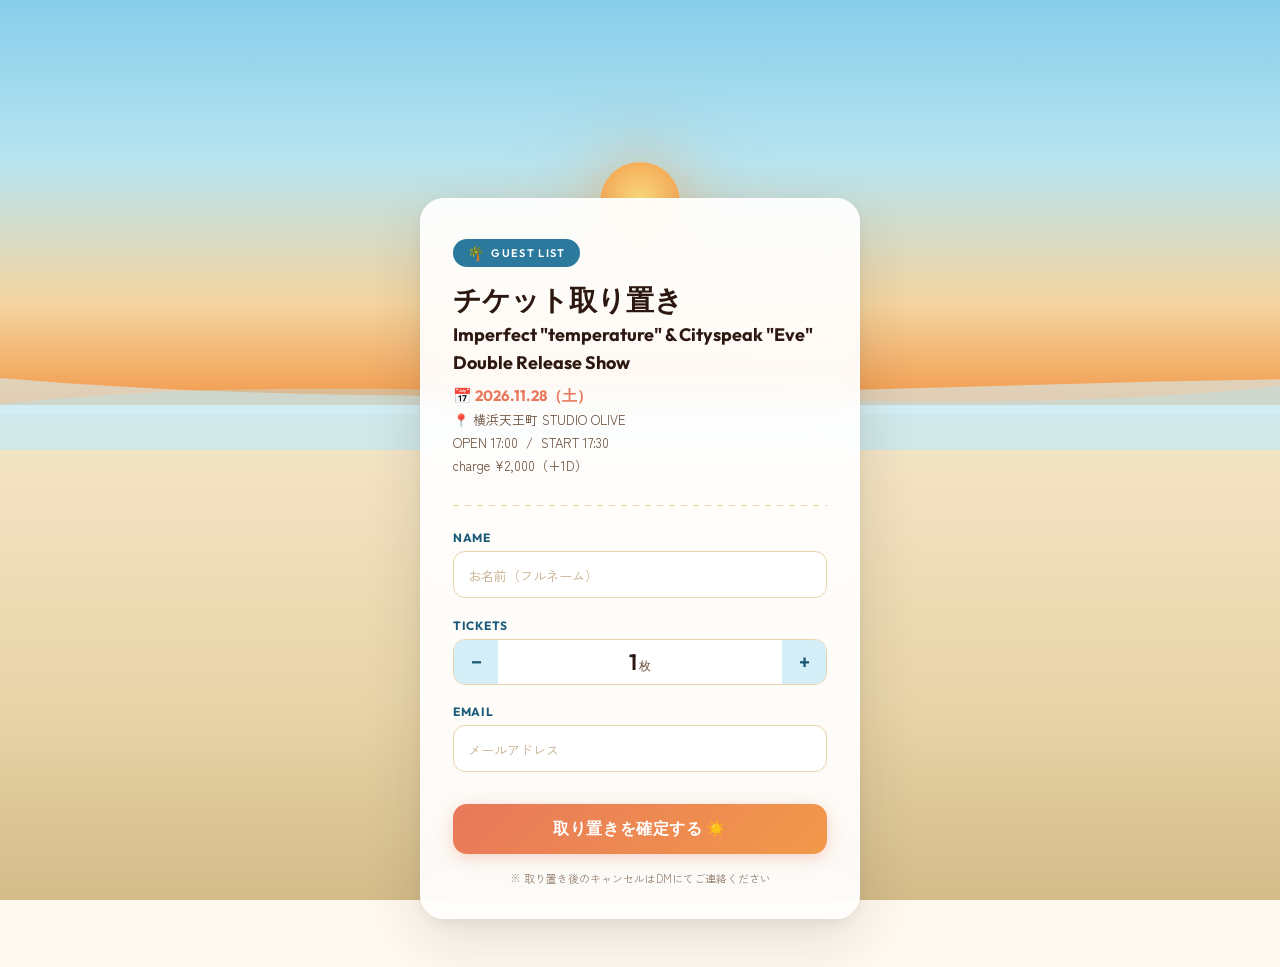
<file: toritori.html>
<!DOCTYPE html>
<html lang="ja">
<head>
<meta charset="UTF-8">
<meta name="viewport" content="width=device-width, initial-scale=1.0">
<title>チケット取り置き — Looisbos</title>
<meta name="description" content="Looisbos のライブのチケット取り置き受付フォーム。お名前・枚数・メールアドレスの入力だけで完了します。">
<!-- OGPは公演に依存しない内容にしている（クローラーはJSを実行しないため ?event= の切り替えを反映できない） -->
<link rel="canonical" href="https://looisbos.com/toritori.html">
<meta property="og:type" content="website">
<meta property="og:site_name" content="Looisbos">
<meta property="og:locale" content="ja_JP">
<meta property="og:url" content="https://looisbos.com/toritori.html">
<meta property="og:title" content="チケット取り置き — Looisbos">
<meta property="og:description" content="Looisbos のライブのチケット取り置き受付フォーム。お名前・枚数・メールアドレスの入力だけで完了します。">
<meta property="og:image" content="https://looisbos.com/assets/images/og_default.jpg">
<meta property="og:image:width" content="1200">
<meta property="og:image:height" content="630">
<meta property="og:image:alt" content="Looisbos アーティスト写真">
<meta name="twitter:card" content="summary_large_image">
<meta name="twitter:site" content="@looisbos">
<link href="https://fonts.googleapis.com/css2?family=Outfit:wght@300;400;500;600;700&family=Zen+Kaku+Gothic+New:wght@400;500;700&display=swap" rel="stylesheet">
<style>
*{margin:0;padding:0;box-sizing:border-box}
:root{
  --sand:#F5E6C8;
  --sand-deep:#E8D4A8;
  --ocean:#2B7A9E;
  --ocean-deep:#1B5A78;
  --coral:#E8785A;
  --coral-light:#FAECE7;
  --error:#C0392B;
  --error-light:#FDEDEC;
  --sunset:#F2994A;
  --sky:#D4EEF7;
  --cream:#FFF9F0;
  --text-dark:#2C1810;
  --text-mid:#6B4F3A;
}
body{
  font-family:'Zen Kaku Gothic New','Hiragino Kaku Gothic ProN',sans-serif;
  background:var(--cream);
  min-height:100vh;
  overflow-x:hidden;
}
.scene{
  position:relative;
  width:100%;
  min-height:100vh;
  display:flex;
  flex-direction:column;
  align-items:center;
  padding:0 1rem 3rem;
}
.sky-bg{
  position:fixed;
  top:0;left:0;right:0;
  height:45vh;
  background:linear-gradient(180deg,#87CEEB 0%,#B8E4F0 40%,#F5D5A0 75%,#F2994A 100%);
  z-index:0;
}
.sun{
  position:fixed;
  top:18vh;
  left:50%;
  transform:translateX(-50%);
  width:80px;height:80px;
  border-radius:50%;
  background:radial-gradient(circle,#FFE082,#F2994A);
  box-shadow:0 0 60px rgba(242,153,74,0.5),0 0 120px rgba(242,153,74,0.2);
  z-index:1;
  animation:pulse 4s ease-in-out infinite;
}
@keyframes pulse{
  0%,100%{box-shadow:0 0 60px rgba(242,153,74,0.5),0 0 120px rgba(242,153,74,0.2)}
  50%{box-shadow:0 0 80px rgba(242,153,74,0.6),0 0 160px rgba(242,153,74,0.3)}
}
.wave-container{
  position:fixed;
  top:38vh;left:0;right:0;
  height:12vh;
  z-index:1;
  overflow:hidden;
}
.wave{
  position:absolute;
  width:200%;
  height:100%;
  bottom:0;
}
.wave svg{width:100%;height:100%}
.wave-1{animation:drift 8s ease-in-out infinite;opacity:0.6}
.wave-2{animation:drift 6s ease-in-out infinite reverse;opacity:0.4;bottom:-8px}
@keyframes drift{
  0%,100%{transform:translateX(0)}
  50%{transform:translateX(-5%)}
}
.sand-bg{
  position:fixed;
  top:46vh;left:0;right:0;bottom:0;
  background:linear-gradient(180deg,var(--sand) 0%,var(--sand-deep) 60%,#D4BC8A 100%);
  z-index:0;
}
.card{
  position:relative;
  z-index:10;
  margin-top:22vh;
  width:100%;
  max-width:440px;
  background:rgba(255,255,255,0.92);
  backdrop-filter:blur(20px);
  border-radius:24px;
  border:1px solid rgba(255,255,255,0.6);
  box-shadow:0 20px 60px rgba(43,25,16,0.12),0 4px 16px rgba(43,25,16,0.06);
  padding:2.5rem 2rem 2rem;
  animation:cardIn 0.8s ease-out;
}
@keyframes cardIn{
  from{opacity:0;transform:translateY(30px)}
  to{opacity:1;transform:translateY(0)}
}
.band-badge{
  display:inline-flex;
  align-items:center;
  gap:6px;
  background:var(--ocean);
  color:#fff;
  font-family:'Outfit',sans-serif;
  font-size:11px;
  font-weight:600;
  letter-spacing:0.12em;
  text-transform:uppercase;
  padding:5px 14px;
  border-radius:20px;
  margin-bottom:1rem;
}
.band-badge span{font-size:14px}
h1{
  font-family:'Outfit',sans-serif;
  font-size:28px;
  font-weight:700;
  color:var(--text-dark);
  line-height:1.2;
  margin-bottom:4px;
}
.event-info{
  color:var(--text-mid);
  font-size:14px;
  margin-bottom:1.8rem;
  line-height:1.6;
}
.event-info .date{
  display:inline-flex;
  align-items:center;
  gap:5px;
  font-weight:700;
  color:var(--coral);
  font-family:'Outfit',sans-serif;
  font-size:15px;
}
.event-info .venue{
  display:block;
  margin-top:2px;
  font-size:13px;
}
.event-name{
  font-family:'Outfit',sans-serif;
  font-size:18px;
  font-weight:700;
  color:var(--text-dark);
  margin-bottom:6px;
}
.event-access{
  font-size:11px;
  color:var(--text-mid);
  line-height:1.7;
}
.event-time{
  margin-top:4px;
  color:var(--text-mid);
}
.divider{
  width:100%;
  height:1px;
  background:repeating-linear-gradient(90deg,var(--sand-deep) 0,var(--sand-deep) 6px,transparent 6px,transparent 12px);
  margin-bottom:1.5rem;
}
.form-group{
  margin-bottom:1.2rem;
}
label{
  display:block;
  font-size:12px;
  font-weight:700;
  color:var(--ocean-deep);
  letter-spacing:0.06em;
  margin-bottom:6px;
  font-family:'Outfit',sans-serif;
}
input{
  width:100%;
  font-family:'Zen Kaku Gothic New',sans-serif;
  font-size:15px;
  color:var(--text-dark);
  padding:12px 14px;
  border:1.5px solid var(--sand-deep);
  border-radius:12px;
  background:#fff;
  transition:border-color 0.2s,box-shadow 0.2s;
  outline:none;
  -webkit-appearance:none;
  appearance:none;
}
input:focus{
  border-color:var(--ocean);
  box-shadow:0 0 0 3px rgba(43,122,158,0.12);
}
input::placeholder{color:#C4AD8A;font-size:13px}
input.error{
  border-color:var(--error);
  background:var(--error-light);
}
input.error:focus{
  box-shadow:0 0 0 3px rgba(192,57,43,0.12);
}
.error-msg{
  display:none;
  font-size:11px;
  color:var(--error);
  margin-top:5px;
  font-family:'Outfit',sans-serif;
  font-weight:500;
}
.error-msg.show{display:block}
.ticket-selector{
  display:flex;
  align-items:center;
  gap:0;
  background:#fff;
  border:1.5px solid var(--sand-deep);
  border-radius:12px;
  overflow:hidden;
  transition:border-color 0.2s;
}
.ticket-selector:focus-within{
  border-color:var(--ocean);
  box-shadow:0 0 0 3px rgba(43,122,158,0.12);
}
.ticket-btn{
  width:44px;height:44px;
  border:none;
  background:var(--sky);
  color:var(--ocean-deep);
  font-size:20px;
  font-weight:600;
  cursor:pointer;
  display:flex;align-items:center;justify-content:center;
  transition:background 0.15s;
  font-family:'Outfit',sans-serif;
}
.ticket-btn:hover{background:var(--sand)}
.ticket-btn:active{transform:scale(0.95)}
.ticket-count{
  flex:1;
  text-align:center;
  font-family:'Outfit',sans-serif;
  font-size:22px;
  font-weight:600;
  color:var(--text-dark);
  user-select:none;
}
.ticket-count small{
  font-size:12px;
  font-weight:400;
  color:var(--text-mid);
  margin-left:2px;
}
.submit-btn{
  width:100%;
  padding:14px;
  border:none;
  border-radius:14px;
  background:linear-gradient(135deg,var(--coral) 0%,var(--sunset) 100%);
  color:#fff;
  font-family:'Outfit',sans-serif;
  font-size:16px;
  font-weight:600;
  letter-spacing:0.04em;
  cursor:pointer;
  margin-top:0.8rem;
  transition:transform 0.15s,box-shadow 0.15s,opacity 0.15s;
  box-shadow:0 4px 16px rgba(232,120,90,0.3);
}
.submit-btn:hover:not(:disabled){
  transform:translateY(-1px);
  box-shadow:0 6px 24px rgba(232,120,90,0.4);
}
.submit-btn:active:not(:disabled){transform:translateY(0);box-shadow:0 2px 8px rgba(232,120,90,0.3)}
.submit-btn:disabled{opacity:0.6;cursor:not-allowed}
.footer-note{
  text-align:center;
  font-size:11px;
  color:var(--text-mid);
  margin-top:1rem;
  opacity:0.7;
  line-height:1.5;
}
.success-overlay{
  display:none;
  position:absolute;
  inset:0;
  background:rgba(255,255,255,0.96);
  backdrop-filter:blur(10px);
  border-radius:24px;
  flex-direction:column;
  align-items:center;
  justify-content:center;
  padding:2rem;
  text-align:center;
  z-index:20;
  animation:fadeIn 0.4s ease;
}
@keyframes fadeIn{from{opacity:0}to{opacity:1}}
.success-overlay.show{display:flex}
.success-icon{
  font-size:48px;
  margin-bottom:1rem;
  animation:bounce 0.6s ease;
}
@keyframes bounce{
  0%{transform:scale(0)}
  50%{transform:scale(1.2)}
  100%{transform:scale(1)}
}
.success-overlay h2{
  font-family:'Outfit',sans-serif;
  font-size:22px;
  font-weight:700;
  color:var(--text-dark);
  margin-bottom:8px;
}
.success-overlay p{
  color:var(--text-mid);
  font-size:14px;
  line-height:1.6;
}
.success-detail{
  margin-top:1.2rem;
  padding:1rem;
  background:var(--sky);
  border-radius:12px;
  width:100%;
  max-width:280px;
  text-align:left;
  font-size:13px;
  color:var(--ocean-deep);
  line-height:1.8;
}
.reset-btn{
  margin-top:1.5rem;
  padding:10px 24px;
  border:1.5px solid var(--ocean);
  background:transparent;
  color:var(--ocean);
  border-radius:10px;
  font-family:'Outfit',sans-serif;
  font-size:13px;
  font-weight:500;
  cursor:pointer;
  transition:all 0.15s;
}
.reset-btn:hover{background:var(--ocean);color:#fff}
@media(max-width:480px){
  .card{padding:2rem 1.5rem 1.5rem;border-radius:20px}
  h1{font-size:24px}
  .sun{width:60px;height:60px;top:15vh}
}
@keyframes shake{
  0%,100%{transform:translateX(0)}
  20%,60%{transform:translateX(-6px)}
  40%,80%{transform:translateX(6px)}
}
</style>
</head>
<body>
<div class="scene">
  <div class="sky-bg"></div>
  <div class="sun"></div>
  <div class="wave-container">
    <div class="wave wave-1">
      <svg viewBox="0 0 1440 120" preserveAspectRatio="none">
        <path d="M0,40 C360,100 720,0 1080,60 C1260,90 1380,30 1440,50 L1440,120 L0,120Z" fill="#D4EEF7"/>
      </svg>
    </div>
    <div class="wave wave-2">
      <svg viewBox="0 0 1440 120" preserveAspectRatio="none">
        <path d="M0,60 C240,10 480,90 720,40 C960,0 1200,80 1440,30 L1440,120 L0,120Z" fill="#B8E4F0"/>
      </svg>
    </div>
  </div>
  <div class="sand-bg"></div>

  <div class="card" id="formCard">
    <div class="success-overlay" id="successOverlay">
      <div class="success-icon">🏖️</div>
      <h2>取り置き完了！</h2>
      <p>当日会場の受付でお名前をお伝えください</p>
      <div class="success-detail" id="successDetail"></div>
      <button class="reset-btn" onclick="resetForm()">もう一件追加する</button>
    </div>

    <div class="success-overlay" id="noticeOverlay">
      <div class="success-icon" id="noticeIcon">🌙</div>
      <h2 id="noticeTitle"></h2>
      <p id="noticeText"></p>
    </div>

    <div class="band-badge"><span>🌴</span> GUEST LIST</div>
    <h1>チケット取り置き</h1>
    <div class="event-info">
      <div class="event-name" id="evName"></div>
      <span class="date" id="evDate"></span>
      <span class="venue" id="evVenue"></span>
      <span class="venue event-access" id="evAccess"></span>
      <span class="venue event-time" id="evTime"></span>
      <span class="venue" id="evCharge"></span>
    </div>
    <div class="divider"></div>

    <div class="form-group">
      <label>NAME</label>
      <input type="text" id="nameInput" placeholder="お名前（フルネーム）" autocomplete="name">
      <p class="error-msg" id="nameError">お名前を入力してください</p>
    </div>

    <div class="form-group">
      <label>TICKETS</label>
      <div class="ticket-selector">
        <button class="ticket-btn" onclick="changeCount(-1)" aria-label="減らす">−</button>
        <div class="ticket-count"><span id="ticketNum">1</span><small>枚</small></div>
        <button class="ticket-btn" onclick="changeCount(1)" aria-label="増やす">+</button>
      </div>
    </div>

    <div class="form-group">
      <label>EMAIL</label>
      <input type="email" id="emailInput" placeholder="メールアドレス" autocomplete="email" inputmode="email">
      <p class="error-msg" id="emailError">正しいメールアドレスを入力してください</p>
    </div>

    <button class="submit-btn" id="submitBtn" onclick="submitForm()">取り置きを確定する ☀️</button>
    <p class="footer-note">※ 取り置き後のキャンセルはDMにてご連絡ください</p>
  </div>
</div>

<script>
// GASを再デプロイしてURLが変わったら、ここを差し替える
const SCRIPT_URL = 'https://script.google.com/macros/s/AKfycbz0V1udTmiPgn3jGGkmimaQLx02R75TPt61knmXtXvuL3gz5iCpLaLnQnD1jDPikqSmKw/exec';

// ─────────────────────────────────────────────
// イベント設定
//   新しい公演が決まったら、いちばん上に1件足すだけ。
//   受付を終了したら open を false にする。
//   公演ごとのURL → toritori.html?event=＜キー＞
//   キーはスプレッドシートのタブ名になる（英小文字・数字・ハイフンのみ）
// ─────────────────────────────────────────────
const EVENTS = {
  'olive-1128': {
    name: 'Imperfect "temperature" & Cityspeak "Eve" Double Release Show',
    date: '2026.11.28（土）',
    venue: '横浜天王町 STUDIO OLIVE',
    access: '',
    time: 'OPEN 17:00 &nbsp;/&nbsp; START 17:30',
    charge: '¥2,000（+1D）',
    open: true,
  },
  'himitsu-0823': {
    name: '"Groceries" release tour in HIMITSU',
    date: '2026.08.23（日）',
    venue: '福岡 HIMITSU',
    access: '',
    time: 'OPEN 18:30 &nbsp;/&nbsp; START 19:00',
    charge: '¥2,500（+1D ¥600）',
    open: false,
  },
  'ninespices-0906': {
    name: 'NINE SPICES 19th Anniversary',
    date: '2026.09.06（日）',
    venue: '新宿 NINE SPICES',
    access: '',
    time: 'OPEN 11:30 &nbsp;/&nbsp; START 11:50（DAY TIME）',
    charge: 'adv ¥2,500 / door ¥3,000（+1D）',
    open: false,
  },
  'siesta-bis': {
    name: 'Siesta Bis',
    date: '2026.07.25（土）',
    venue: 'DAYDREAM KICHIJOJI',
    access: '〒180-0003 東京都武蔵野市吉祥寺南町1-1-4-6F<br>'
          + '京王井の頭 / JR線 吉祥寺駅南口（公園口）を出てすぐのバス通りを右へ。<br>'
          + '天下寿司6階（エレベーター5階）',
    time: 'OPEN 18:30 &nbsp;/&nbsp; START 19:00',
    charge: '¥3,000（adv/door）',
    open: false,
  },
};

let currentEvent = null;
let ticketCount = 1;

function resolveEvent() {
  const id = new URLSearchParams(location.search).get('event');
  if (id) {
    return EVENTS[id] ? { status: 'ok', id } : { status: 'notfound' };
  }
  const openId = Object.keys(EVENTS).find(key => EVENTS[key].open);
  return openId ? { status: 'ok', id: openId } : { status: 'none' };
}

function setText(id, value) {
  const el = document.getElementById(id);
  el.innerHTML = value || '';
  el.style.display = value ? '' : 'none';
}

function renderEvent(ev) {
  setText('evName',   ev.name);
  setText('evDate',   ev.date ? '📅 ' + ev.date : '');
  setText('evVenue',  ev.venue ? '📍 ' + ev.venue : '');
  setText('evAccess', ev.access);
  setText('evTime',   ev.time);
  setText('evCharge', ev.charge ? 'charge ' + ev.charge : '');
  document.title = `チケット取り置き（${ev.name}） — Looisbos`;
}

function showNotice(icon, title, text) {
  document.getElementById('noticeIcon').textContent  = icon;
  document.getElementById('noticeTitle').textContent = title;
  document.getElementById('noticeText').textContent  = text;
  document.getElementById('noticeOverlay').classList.add('show');
}

function init() {
  const resolved = resolveEvent();

  if (resolved.status === 'notfound') {
    showNotice('🔍', 'ページが見つかりません',
      'お探しの公演の受付ページはありません。最新情報は各SNSをご確認ください。');
    return;
  }
  if (resolved.status === 'none') {
    showNotice('🌙', '現在受付中の公演はありません',
      '次回のライブ情報は各SNSでお知らせします。');
    return;
  }

  currentEvent = { id: resolved.id, ...EVENTS[resolved.id] };
  renderEvent(currentEvent);

  if (!currentEvent.open) {
    showNotice('🙏', 'この公演の受付は終了しました',
      'ご来場ありがとうございました。次回のライブ情報は各SNSでお知らせします。');
  }
}

init();

function changeCount(delta) {
  ticketCount = Math.max(1, Math.min(10, ticketCount + delta));
  document.getElementById('ticketNum').textContent = ticketCount;
}

function isValidEmail(value) {
  return /^[^\s@]+@[^\s@]+\.[^\s@]{2,}$/.test(value);
}

function setFieldError(inputId, errorId, hasError) {
  const input = document.getElementById(inputId);
  const msg   = document.getElementById(errorId);
  input.classList.toggle('error', hasError);
  msg.classList.toggle('show', hasError);
}

function shakeField(id) {
  const el = document.getElementById(id);
  el.style.animation = 'none';
  el.offsetHeight; // reflow
  el.style.animation = 'shake 0.4s ease';
  setTimeout(() => { el.style.animation = ''; }, 400);
}

function validate() {
  const name  = document.getElementById('nameInput').value.trim();
  const email = document.getElementById('emailInput').value.trim();

  const nameInvalid  = name === '';
  const emailInvalid = !isValidEmail(email);

  setFieldError('nameInput',  'nameError',  nameInvalid);
  setFieldError('emailInput', 'emailError', emailInvalid);

  if (nameInvalid)  shakeField('nameInput');
  if (emailInvalid) shakeField('emailInput');

  return !nameInvalid && !emailInvalid;
}

// リアルタイムバリデーション（送信後に入力し直したとき）
document.getElementById('nameInput').addEventListener('input', function() {
  if (this.classList.contains('error')) {
    setFieldError('nameInput', 'nameError', this.value.trim() === '');
  }
});
document.getElementById('emailInput').addEventListener('input', function() {
  if (this.classList.contains('error')) {
    setFieldError('emailInput', 'emailError', !isValidEmail(this.value.trim()));
  }
});

async function submitForm() {
  if (!currentEvent || !currentEvent.open) return;
  if (!validate()) return;

  const name  = document.getElementById('nameInput').value.trim();
  const email = document.getElementById('emailInput').value.trim();

  const submitBtn = document.getElementById('submitBtn');
  submitBtn.disabled = true;
  submitBtn.textContent = '送信中…';

  try {
    await fetch(SCRIPT_URL, {
      method: 'POST',
      mode: 'no-cors',
      body: new URLSearchParams({
        name,
        tickets: ticketCount,
        email,
        eventId:     currentEvent.id,
        eventName:   currentEvent.name,
        eventDate:   currentEvent.date,
        eventVenue:  currentEvent.venue,
        eventCharge: currentEvent.charge,
      })
    });

    const detail = document.getElementById('successDetail');
    detail.textContent = '';
    const strong = document.createElement('strong');
    strong.textContent = name;
    detail.append(strong, ' 様', document.createElement('br'),
                  `${ticketCount}枚 ／ ${email}`);
    document.getElementById('successOverlay').classList.add('show');
  } catch {
    alert('送信に失敗しました。時間をおいて再度お試しください。');
  } finally {
    submitBtn.disabled = false;
    submitBtn.textContent = '取り置きを確定する ☀️';
  }
}

function resetForm() {
  document.getElementById('successOverlay').classList.remove('show');
  document.getElementById('nameInput').value = '';
  document.getElementById('emailInput').value = '';
  setFieldError('nameInput',  'nameError',  false);
  setFieldError('emailInput', 'emailError', false);
  ticketCount = 1;
  document.getElementById('ticketNum').textContent = 1;
}
</script>
</body>
</html>
</file>
